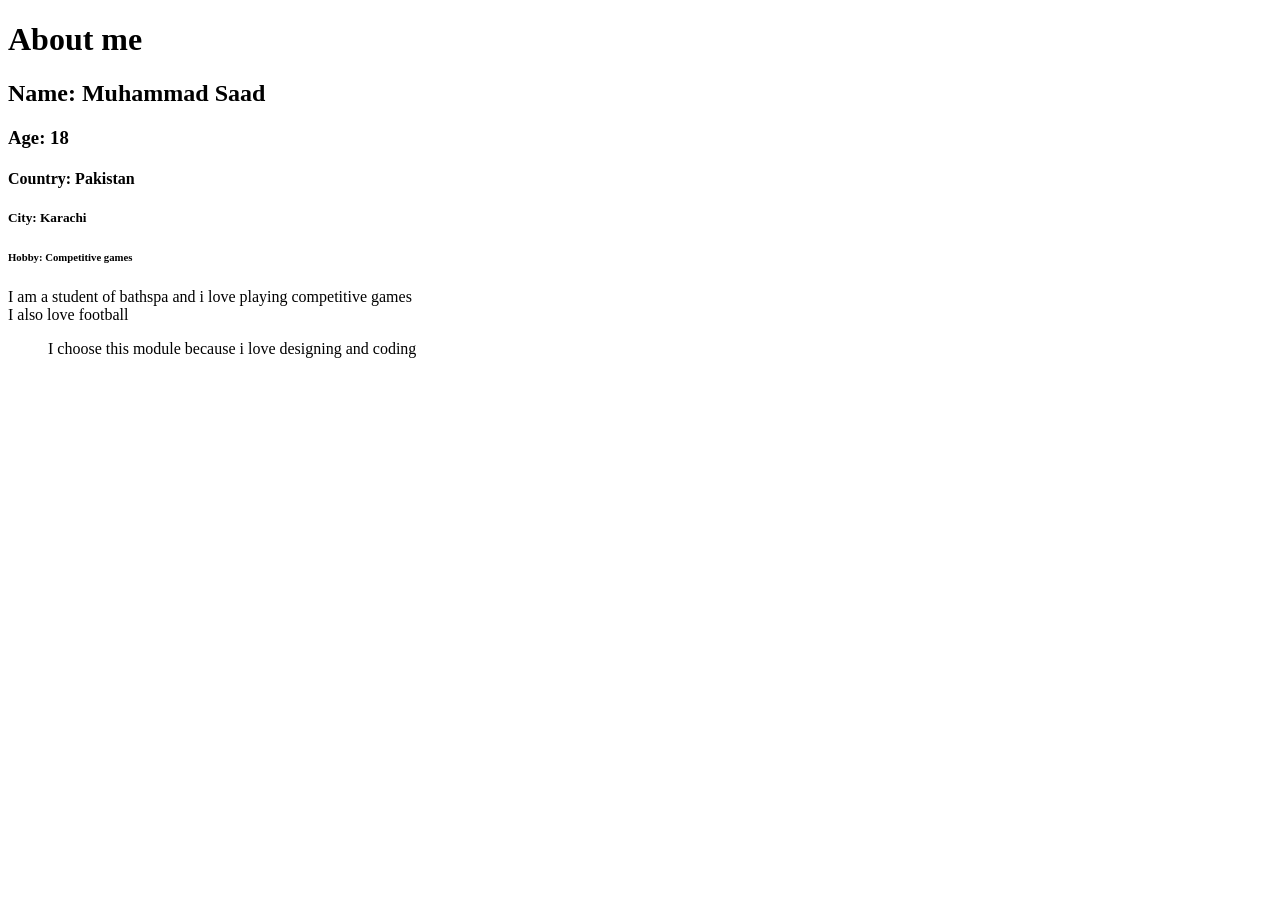
<file: University Practice/index.html>
<!DOCTYPE html>
<html lang="en">
<head>
    <meta charset="UTF-8">
    <meta name="viewport" content="width=device-width, initial-scale=1.0">
    <title>My html webpage </title>
    <link rel="steyleshet" href="index.css">
</head>
<body>
    <h1>About me</h1>
    <h2>Name: Muhammad Saad</h2>
    <h3>Age: 18</h3> 
    <h4>Country: Pakistan</h4>   
    <h5>City: Karachi</h5>
    <h6>Hobby: Competitive games</h6>
    <p>I am a student of bathspa and i love playing competitive games<br>I also love football<blockquote>I choose this module because i love designing and coding</blockquote></p>
</body>
</html>
</file>
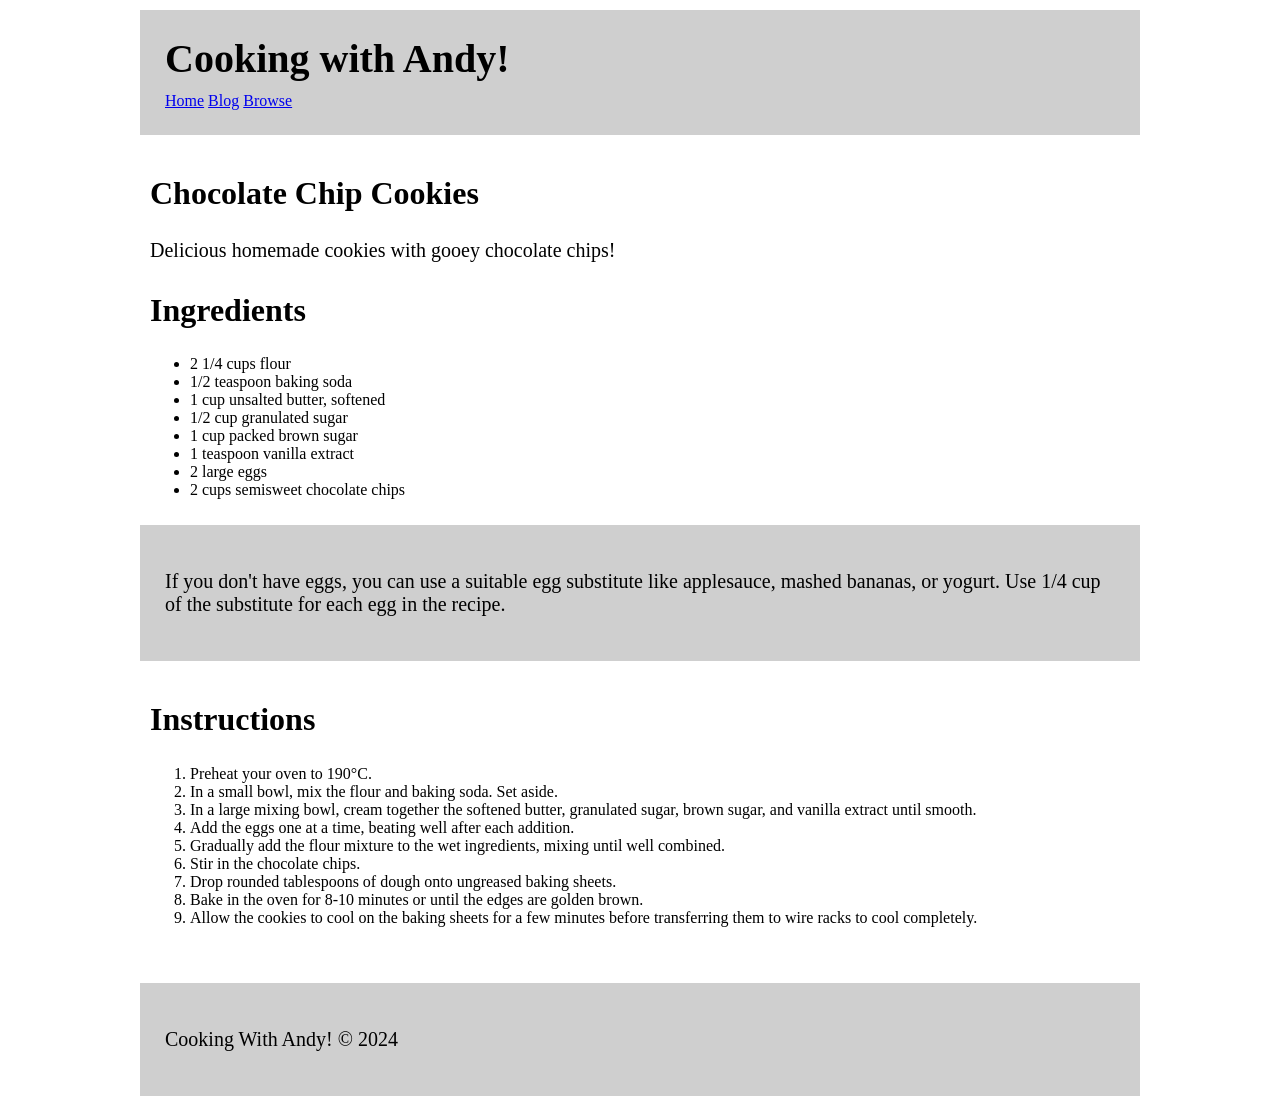
<file: Exercise 1/Exercise 1 Semantic Markup.html>
<!DOCTYPE html>
<html lang="en">
<head>
    <meta charset="UTF-8">
    <!-- We add a page title for the browser page -->
    <title>Cooking with Saad</title>
    <!-- Link to a exernal CSS file for styling -->
    <link rel="stylesheet" href="Exercise1.css">
    
</head>

<body>

    <!-- A header section that contains the wesbite title and links for navigation -->
    <div class="header">
        <h1>Cooking with Andy!</h1>

        <!-- Navigation menu -->
        <div class="nav">
            <a href="#">Home</a>
            <a href="#">Blog</a>
            <a href="#">Browse</a>
        </div>
    </div>

    <!-- A container for all the recipies and ingredients-->
    <div class="container">
        <h2>Chocolate Chip Cookies</h2>
        <p>Delicious homemade cookies with gooey chocolate chips!</p>

        <!-- List of ingredients -->
        <h2>Ingredients</h2>
        <ul>
            <li>2 1/4 cups flour</li>
            <li>1/2 teaspoon baking soda</li>
            <li>1 cup unsalted butter, softened</li>
            <li>1/2 cup granulated sugar</li>
            <li>1 cup packed brown sugar</li>
            <li>1 teaspoon vanilla extract</li>
            <li>2 large eggs</li>
            <li>2 cups semisweet chocolate chips</li>
        </ul>
    </div>

    <!-- A section for a note -->
    <div class="note">
        <p>
           If you don't have eggs, you can use a suitable egg substitute like applesauce, mashed bananas, or yogurt. Use 1/4 cup of the substitute for each egg in the recipe.
        </p>
    </div>

    <!-- A container to store instruction for recipe -->
    <div class="container">
        <h2>Instructions</h2>
        <ol>
            <li>Preheat your oven to 190°C.</li>
            <li>In a small bowl, mix the flour and baking soda. Set aside.</li>
            <li>In a large mixing bowl, cream together the softened butter, granulated sugar, brown sugar, and vanilla extract until smooth.</li>
            <li>Add the eggs one at a time, beating well after each addition.</li>
            <li>Gradually add the flour mixture to the wet ingredients, mixing until well combined.</li>
            <li>Stir in the chocolate chips.</li>
            <li>Drop rounded tablespoons of dough onto ungreased baking sheets.</li>
            <li>Bake in the oven for 8-10 minutes or until the edges are golden brown.</li>
            <li>Allow the cookies to cool on the baking sheets for a few minutes before transferring them to wire racks to cool completely.</li>
        </ol>
    </div>

    <!-- A footer section -->
    <div class="footer">
        <p>Cooking With Andy! &copy; 2024</p>
    </div>

</body>
</html>
</file>
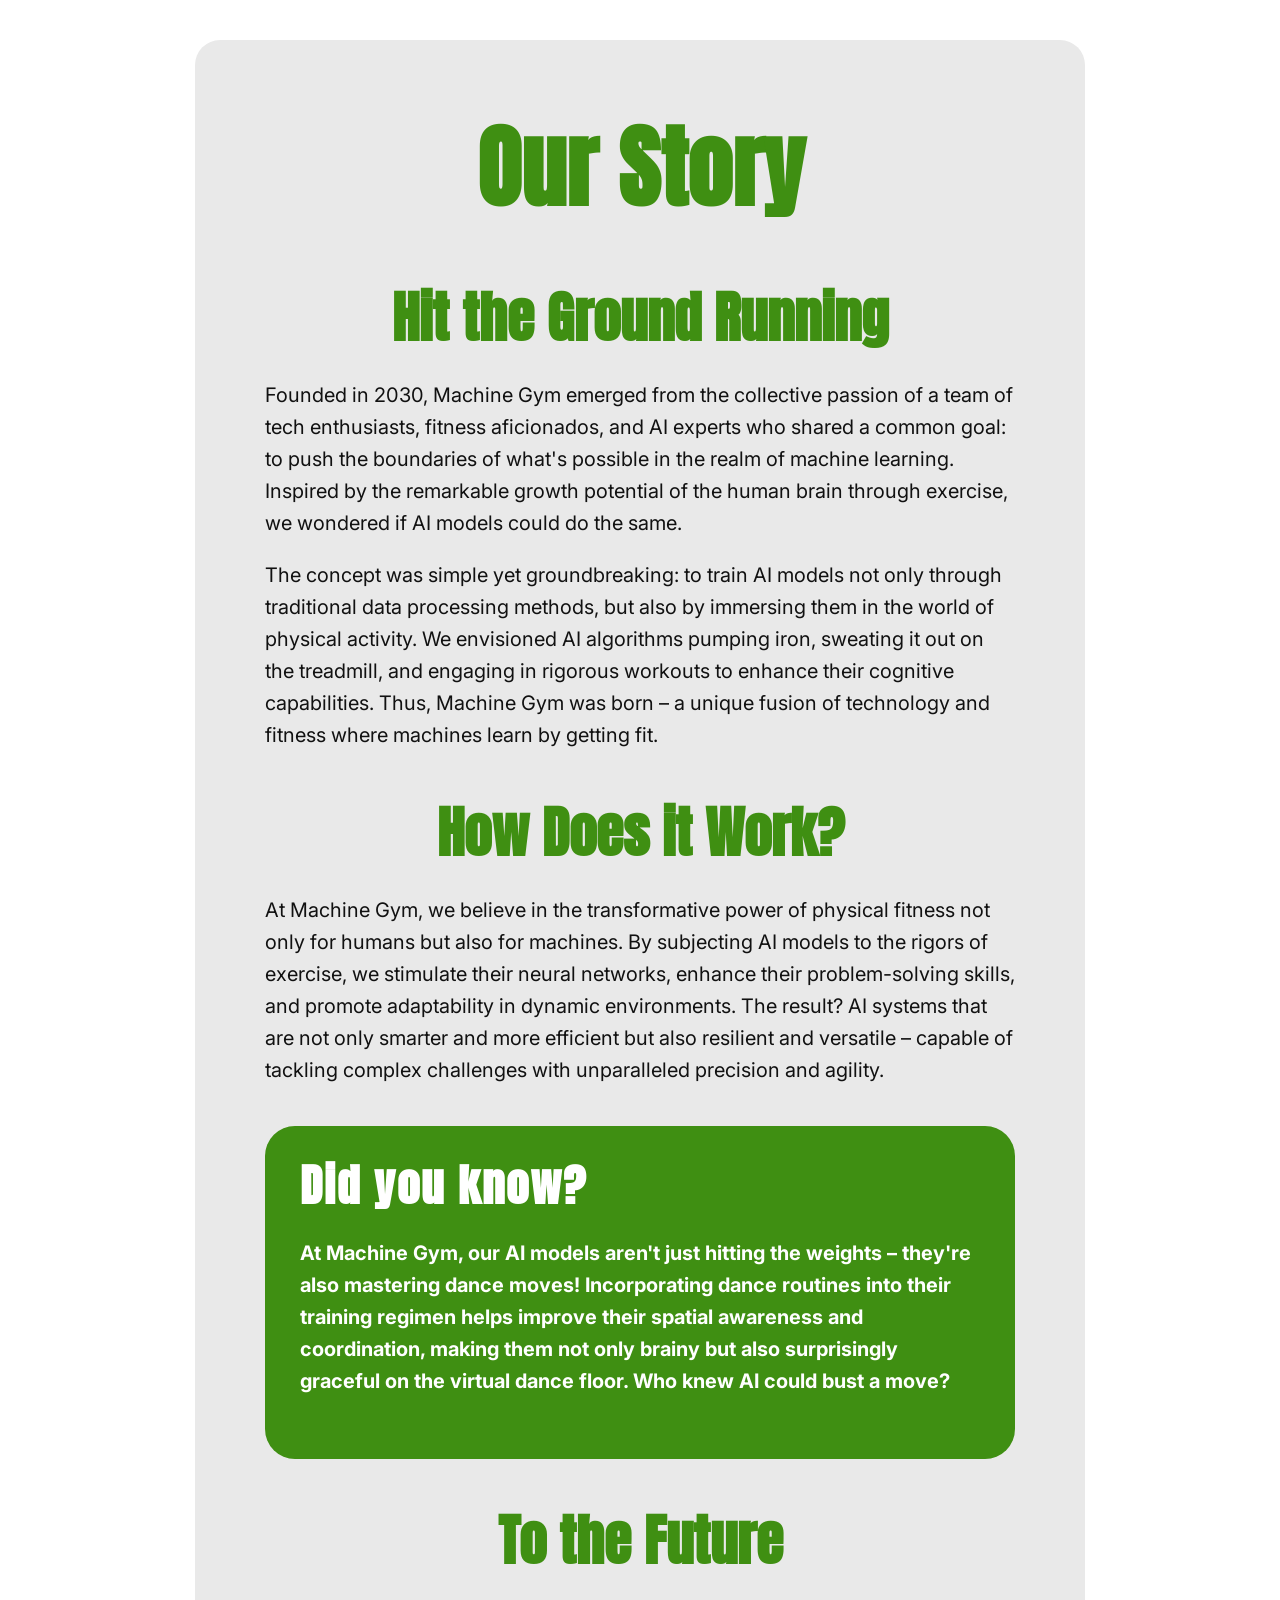
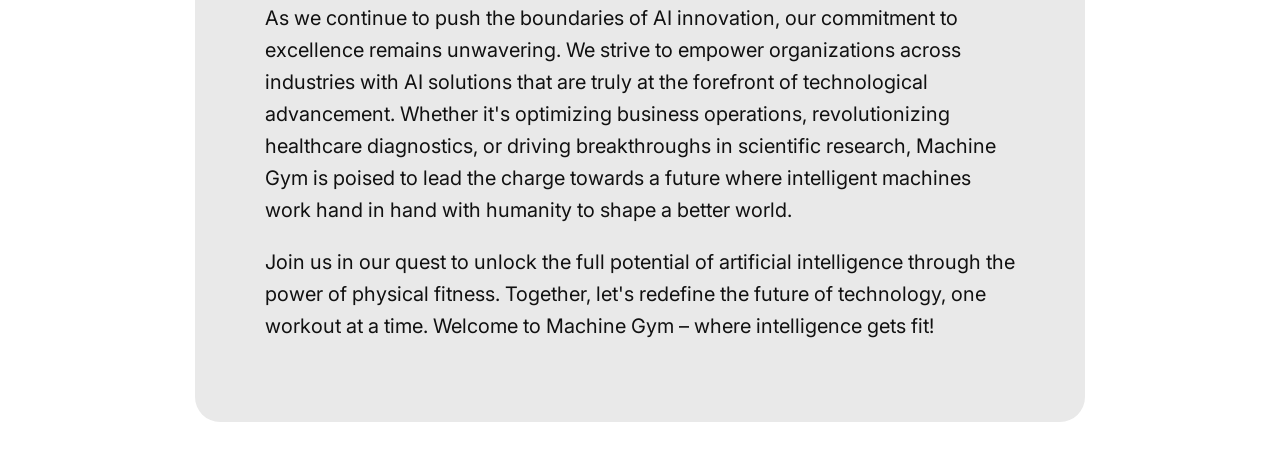
<file: Exercise 2/Exercise 2 Css styling.html>
<!DOCTYPE html>
<html lang="en">
<head>
<meta charset="UTF-8">
<title>Machine Gym - Our Story</title>
<!-- Importing a font for google that is used in the design -->
<link href="https://fonts.googleapis.com/css2?family=Anton&family=Inter:wght@400;600;700&display=swap" rel="stylesheet">
<!-- Link to a exernal CSS file for styling -->
    <link rel="stylesheet" href="Exercise2.css">

</head>
<body>
    <!-- A container that has all the content of the page in it and controls the width and keep the content centered-->
    <div class="wrapper">
        <!-- Main heading -->
        <h1>Our Story</h1>
        <!-- A section for title  -->
        <h2 class="section-title">Hit the Ground Running</h2>

        <p>
            Founded in 2030, Machine Gym emerged from the collective passion of a team of tech enthusiasts, fitness aficionados, and AI experts who shared a common goal: to push the boundaries of what's possible in the realm of machine learning. Inspired by the remarkable growth potential of the human brain through exercise, we wondered if AI models could do the same.
        </p>

        <p>
            The concept was simple yet groundbreaking: to train AI models not only through traditional data processing methods, but also by immersing them in the world of physical activity. We envisioned AI algorithms pumping iron, sweating it out on the treadmill, and engaging in rigorous workouts to enhance their cognitive capabilities. Thus, Machine Gym was born – a unique fusion of technology and fitness where machines learn by getting fit.

        </p>

        <h2 class="section-title">How Does it Work?</h2>

        <p>
            At Machine Gym, we believe in the transformative power of physical fitness not only for humans but also for machines. By subjecting AI models to the rigors of exercise, we stimulate their neural networks, enhance their problem-solving skills, and promote adaptability in dynamic environments. The result? AI systems that are not only smarter and more efficient but also resilient and versatile – capable of tackling complex challenges with unparalleled precision and agility.

        </p>

        <!--A div for highlight box which makes a box which is has smaller width than the wrapper to display more information-->
        <div class="highlight-box">
            <h3>Did you know?</h3>
            <h4>
                At Machine Gym, our AI models aren't just hitting the weights – they're also mastering dance moves! Incorporating dance routines into their training regimen helps improve their spatial awareness and coordination, making them not only brainy but also surprisingly graceful on the virtual dance floor. Who knew AI could bust a move?
            </h4>
        </div>
        
        <h2 class="section-title">To the Future</h2>

        <p>
            As we continue to push the boundaries of AI innovation, our commitment to excellence remains unwavering. We strive to empower organizations across industries with AI solutions that are truly at the forefront of technological advancement. Whether it's optimizing business operations, revolutionizing healthcare diagnostics, or driving breakthroughs in scientific research, Machine Gym is poised to lead the charge towards a future where intelligent machines work hand in hand with humanity to shape a better world.

        </p>

        <p>
           Join us in our quest to unlock the full potential of artificial intelligence through the power of physical fitness. Together, let's redefine the future of technology, one workout at a time. Welcome to Machine Gym – where intelligence gets fit!
        </p>

    </div>

</body>
</html>
</file>
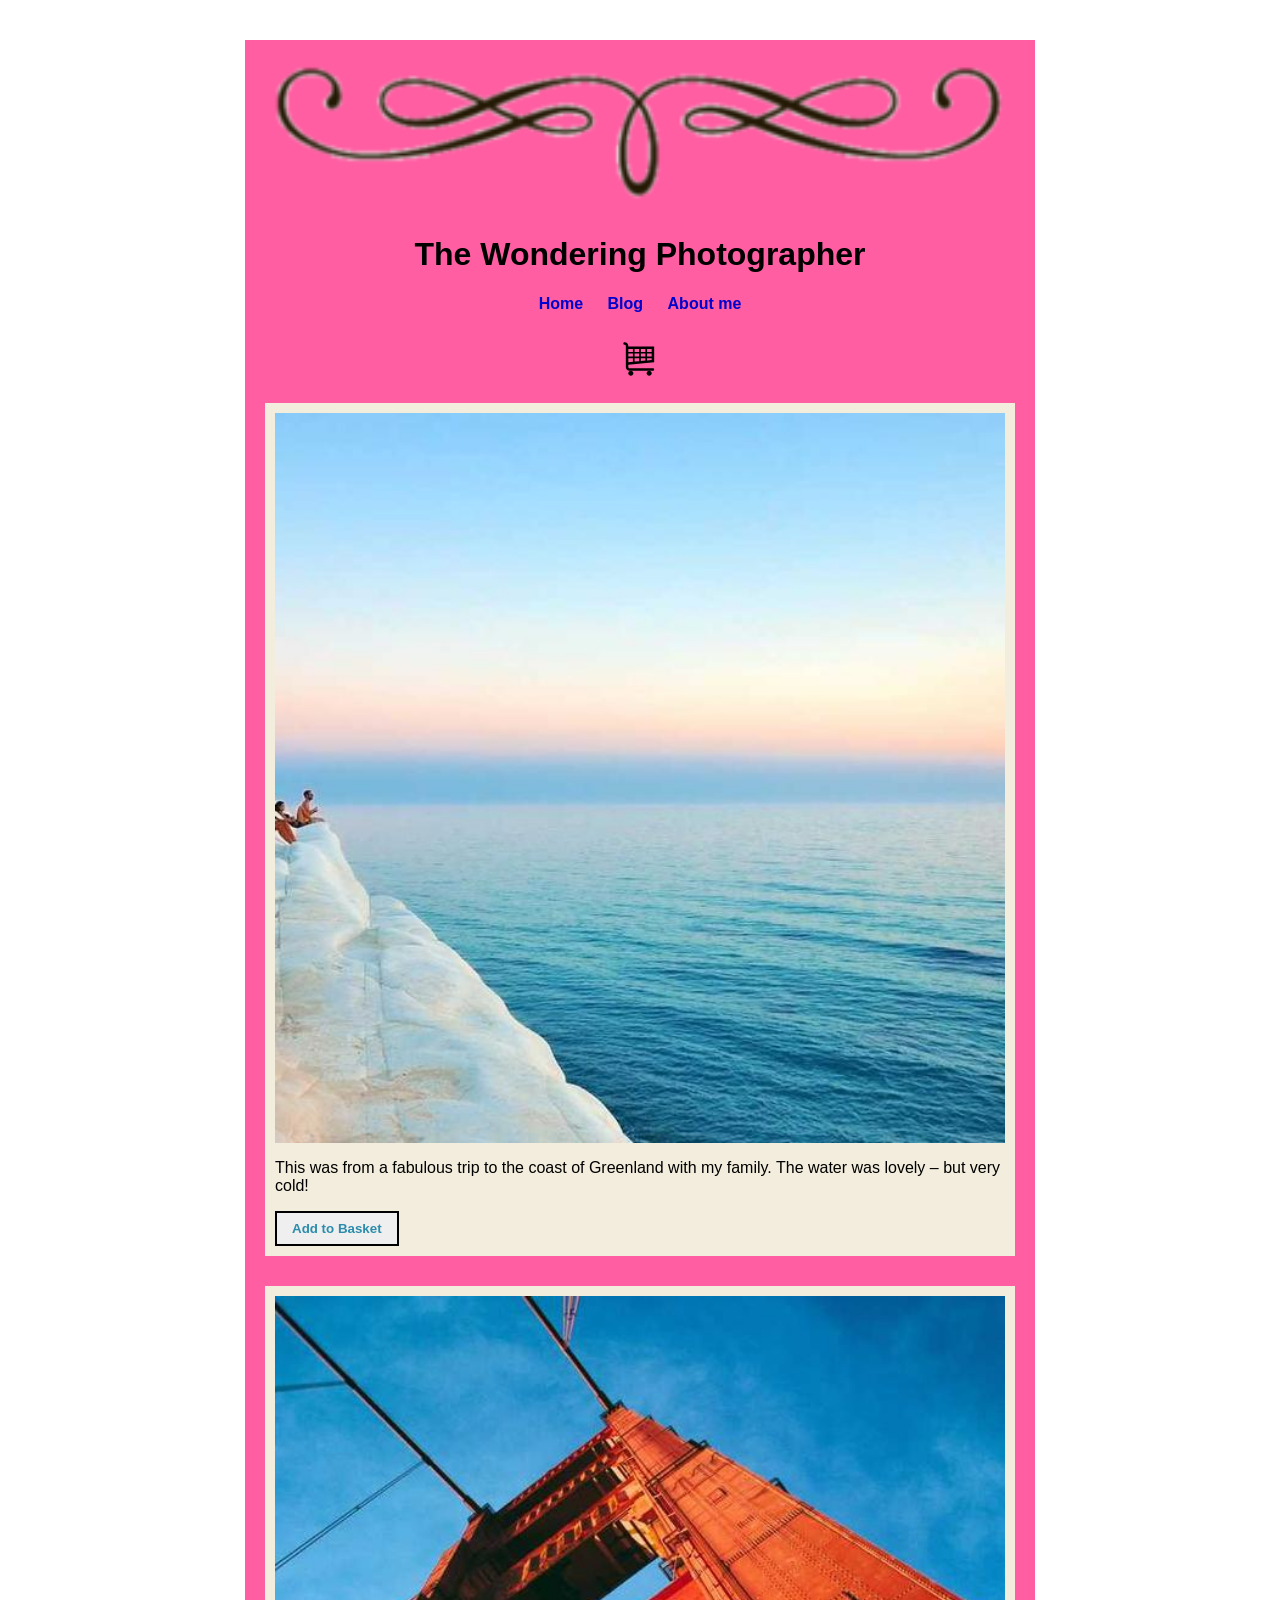
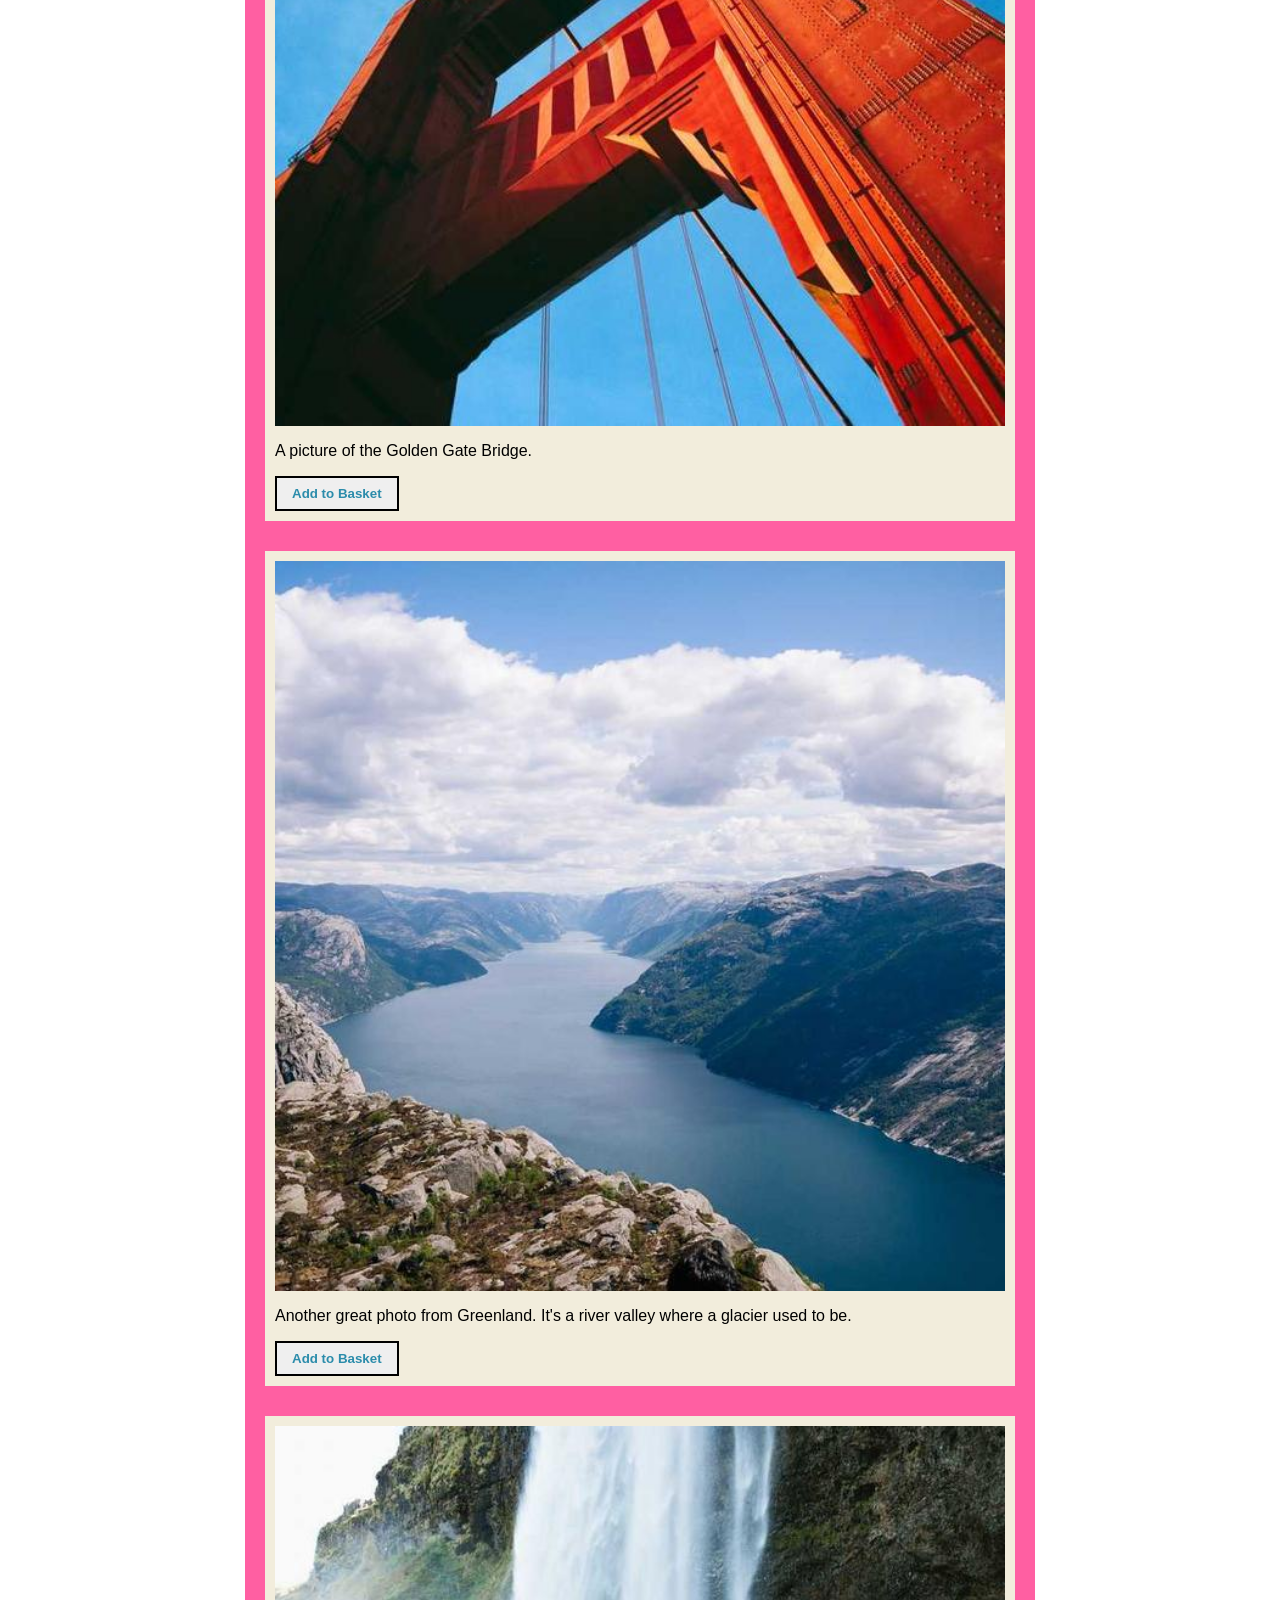
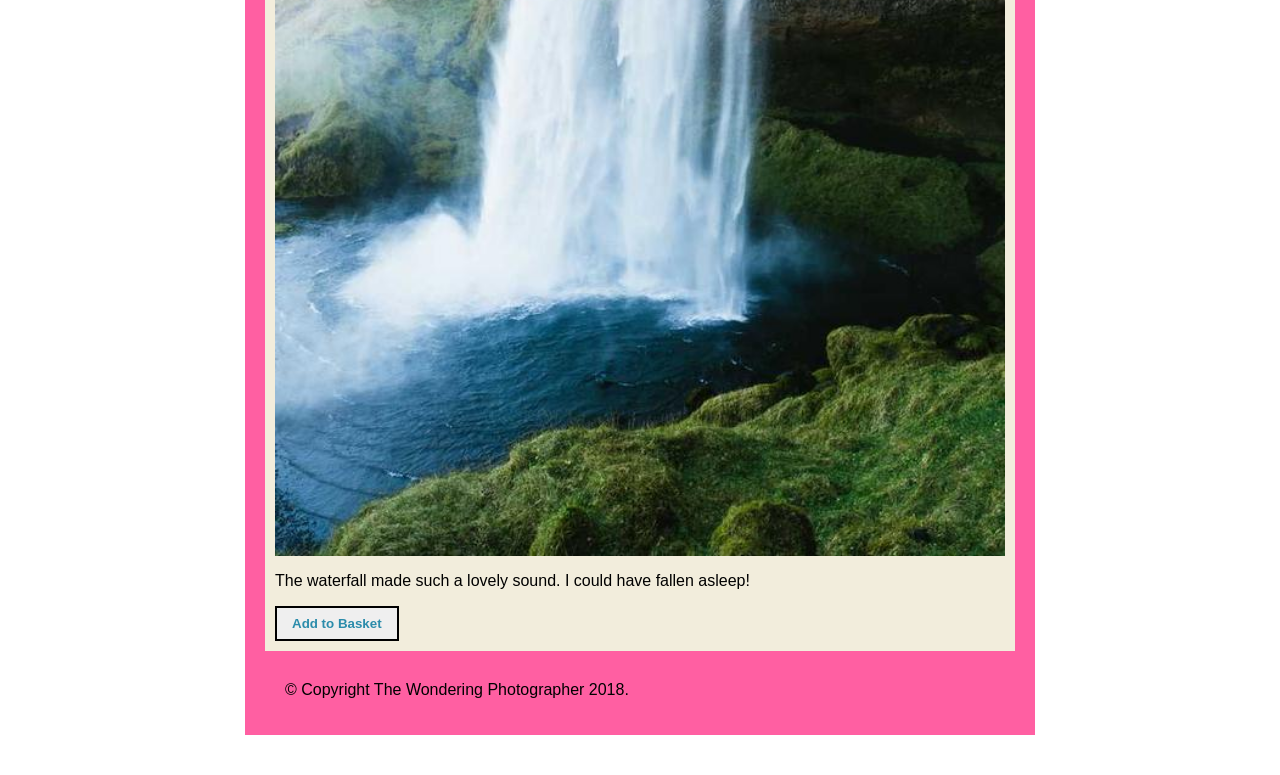
<file: Exercise 4/Exercise 4 Web Accessability.html>
<!DOCTYPE html>
<html lang="en">

<head>
    <meta charset="UTF-8">
    <title>The Wondering Photographer</title>
    <link rel="stylesheet" href="Exercise4.css">
</head>

<body>
  <!-- A wrapper div to control the width and keep the content in the center-->
    <div class="wrapper">

        <header>

            <!-- A image used as a divider at the top of page-->
            <img src="Assets/TheDivider.png" alt="Decorative design" class="design">

            <h1>The Wondering Photographer</h1>

            <!--Navigation menu in an unordered list-->
            <nav>
                <ul>
                    <li><a href="#">Home</a></li>
                    <li><a href="#">Blog</a></li>
                    <li><a href="#">About me</a></li>
                </ul>
            </nav>

            <!-- Cart icon under the navigation menu -->
            <img src="Assets/shopping.svg" alt="Shopping cart" class="cart">

        </header>


        <main>
            <!-- Gallery section to contain all images-->
            <section class="gallery">
                <!-- a photo container that will keep the photo and description together -->
                <div class="photo">

                    <img src="Assets/OceanPhoto.jpg" alt="Coast of Greenland">

                    <p>
                        This was from a fabulous trip to the coast of Greenland with my family.
                        The water was lovely – but very cold!
                    </p>
                    <!-- A button for add to basket text-->
                    <button class="basket">Add to Basket</button>

                </div>

                <!-- second photograpgh item-->
                <div class="photo">

                    <img src="Assets/BridgePhoto.jpg" alt="Golden Gate Bridge">

                    <p>
                        A picture of the Golden Gate Bridge.
                    </p>

                    <button class="basket">Add to Basket</button>

                </div>


                <div class="photo">
                    <!--Third photograph-->
                    <img src="Assets/ValleyPhoto.jpg" alt="River valley in Greenland">

                    <p>
                        Another great photo from Greenland. It's a river valley where a glacier used to be.
                    </p>

                    <button class="basket">Add to Basket</button>

                </div>


                <div class="photo">
                        <!-- Fourth photograph-->
                    <img src="Assets/WaterfallPhoto.jpg" alt="Waterfall in nature">

                    <p>
                        The waterfall made such a lovely sound. I could have fallen asleep!
                    </p>

                    <button class="basket">Add to Basket</button>

                </div>

            </section>

        </main>

        <!-- Footer-->
        <footer>

            <ul>
                <li>&copy; Copyright The Wondering Photographer 2018.</li>
            </ul>

        </footer>

    </div>

</body>

</html>
</file>
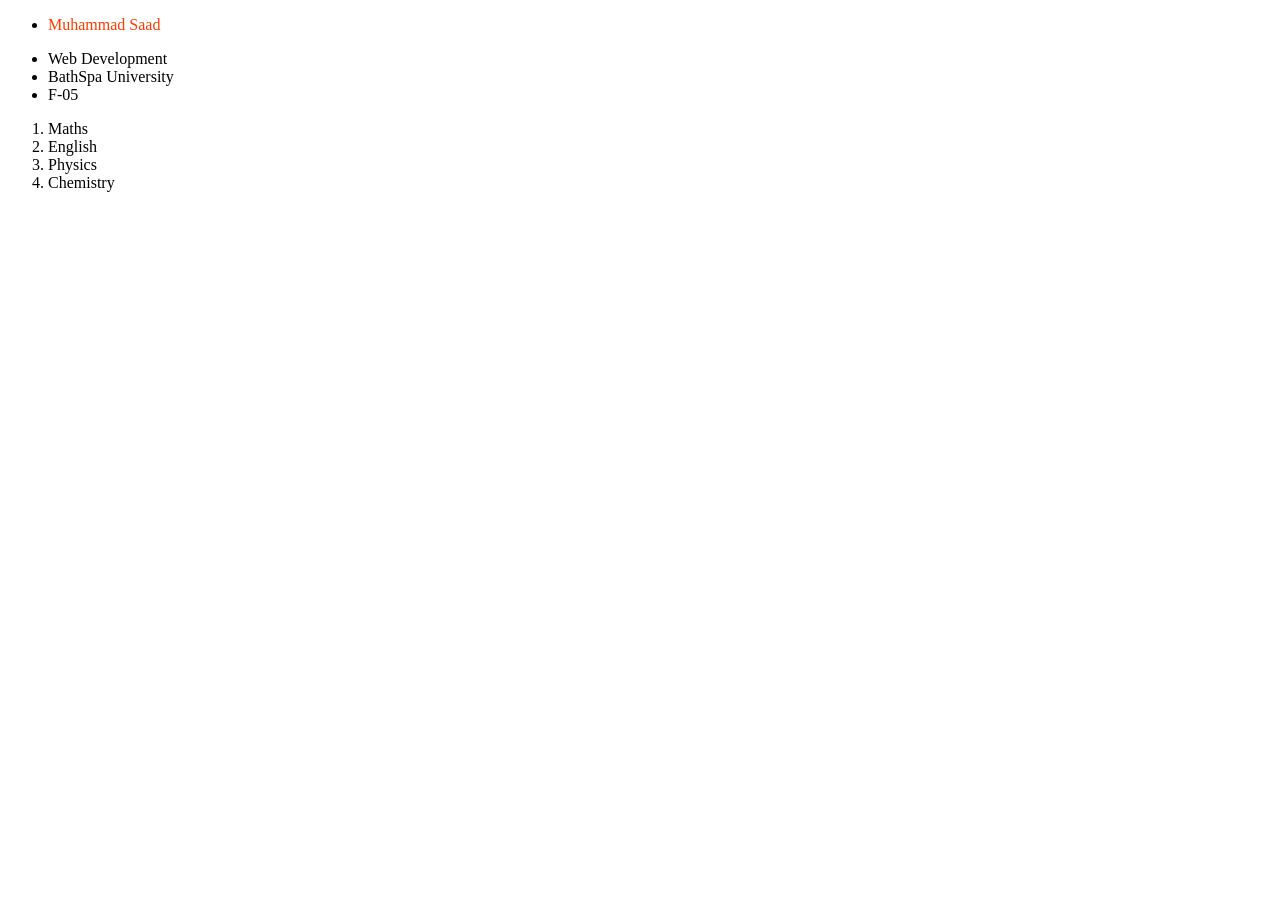
<file: University Practice/list2.html>
<!DOCTYPE html>
<html lang="en">
    <style>
        p{
            color: rgb(255, 60, 0);
        }

    </style>
<head>
    <meta charset="UTF-8">
    <meta name="viewport" content="width=device-width, initial-scale=1.0">
    <title>Web Development class activites</title>
</head>
<body>
    <!--Unordered List -->

    <ul>
        <p>
        <li><p>Muhammad Saad</p></li>
        <li>Web Development</li>
        <li>BathSpa University</li>
        <li>F-05</li>
        </p>
    </ul>
    <!--Ordered List-->
    <ol>
        <p>
        <li>Maths</li>
        <li>English</li>
        <li>Physics</li>
        <li>Chemistry</li>
        </p>
    </ol>
</body>
</html>
</file>
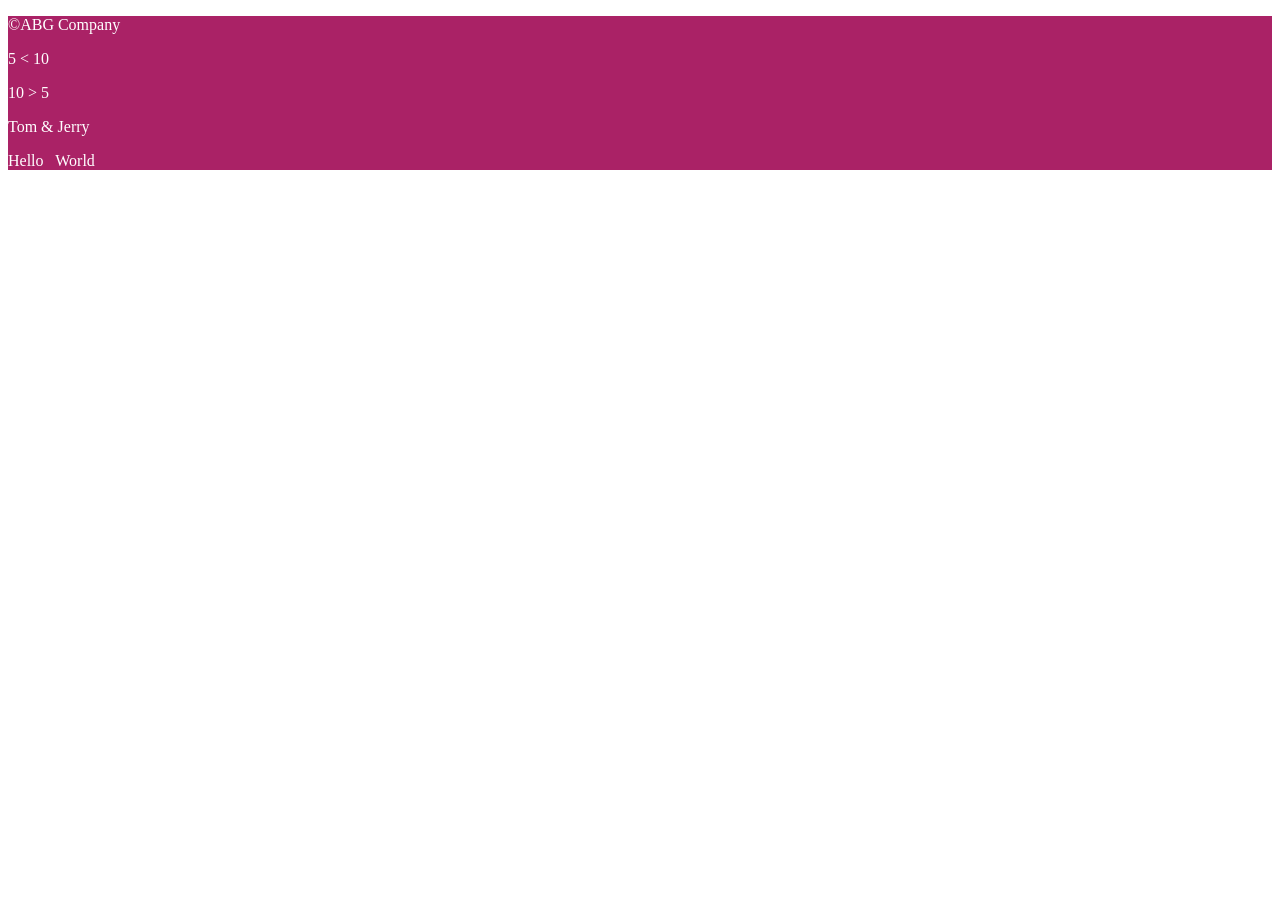
<file: University Practice/SpecialCharacters.html>
<!DOCTYPE html>
<html lang="en">
<style>
div {
  background-color: #aa2266;
}
</style>
<head>
    <meta charset="UTF-8">
    <meta name="viewport" content="width=device-width, initial-scale=1.0">
    <title>Document</title>
</head>
<body>
    <div>
    <p style="color:rgb(255, 255, 255);"> &copy;ABG Company</p>
    <p style="color:rgb(255, 255, 255);"> 5 &lt; 10</p>
    <p style="color:rgb(255, 255, 255);"> 10 &gt; 5</p>
    <p style="color:rgb(255, 255, 255);"> Tom &amp; Jerry</p>
    <p style="color:rgb(255, 255, 255);"> Hello &nbsp;&nbsp;World</p>
    </div>
</body>
</html>
</file>
<file: University Practice/index.css>
h1 {
    color: #ff0000;
}
</file>
<file: Exercise 1/Exercise1.css>
/* Styling for the main body  */
        /* Centers the page */
        /* makes page smaller */
        body {
            margin: 0 auto;           
            max-width: 1000px;        
        }

        /* gray background colour  */
        /* adds space inside the boxes  */

        .header, .footer, .note {
            background: #cfcfcf;    
            padding: 25px;           
        }

         /* spacing above the header  */
        .header {
             margin-top: 10px;       
        }

        /* Space inside area  */
        .container {
            padding: 10px;           
        }

         /* Removes top margin and adds space below  */
        h1 {
            margin: 0 0 10px 0;            
            font-size: 40px;
        }

        /* Space above headings  */
        h2 {
            font-size: 32px;
            margin-top: 30px;            
        }

        p {
            font-size: 20px;
        }

        /* Space above footer */
        .footer {
            margin-top: 30px;            
            font-size: 18px;
        }
</file>
<file: Exercise 2/Exercise2.css>
/* A gray background for the main content area, with the font of inter */
body {
    background-color: #ffffff;
    margin: 0;                    /* Removes website default margins */
    font-family: 'Inter', sans-serif; 
}
/*  Fixed width for the center of the page that will containt all the text, and margins to center the layout */
.wrapper {
    width: 750px;
    margin: 40px auto;
    background-color: #e9e9e9;
    padding: 60px 70px;   /* Spacing around the content */
    border-radius: 25px;  /* Rounded corners */
}
/* Headings use a font that is similiar to the provided screenshot */
h1, h2 {
    font-family: 'Anton', sans-serif;
    color: #3f8f12;
    margin: 0;     /* Removes default margins for webpage */
}
/* A large title that is centered, and margins to keep from the bottom */
h1 {
    font-size: 90px;
    text-align: center;
    margin-bottom: 20px;    
}
/* A large heading style  */
h3 {
    font-family: 'Anton', sans-serif;
    font-size: 45px;
    color: white;
    margin: 0 0 15px 0;  
    letter-spacing: 2px;   /* Spacing between letters */
    line-height: 1.1;
}
/* A smaller font size for text inside the highlight box */
h4 {
    font-size: 20px;
    line-height: 1.6;
    color: #ffffff;
}
/* A class that will maintain spacing and alignment through out the page  */
.section-title {
    font-size: 55px;
    text-align: center;
    margin: 40px 0 20px 0;
}
/* Black colour for main paragraphs*/
p {
    font-size: 20px;
    line-height: 1.6;
    color: #111;
}
/* A box that seperates from the rest of the page that is smaller and in the middle of the page */
.highlight-box {
    background-color: #3f8f12;
    color: white;
    padding: 35px;
    border-radius: 30px; /* Rounded edges */
    margin: 40px 0;
}
/* A font for the highlighted box that is white and larger */
.highlight-box h3 {
    font-family: 'Anton', sans-serif;
    font-size: 45px;
    margin-top: 0;
    margin-bottom: 15px;
    color: white;
}
/* Font for inside the box */
.highlight-box p {
    font-size: 20px;
    line-height: 1.6;
    margin: 0;
}
</file>
<file: Exercise 4/Exercise4.css>
/* The page background that will keep the background colour behind the wrapper*/
body{
    background:#ffffff;
    margin:0;                       /* Removes default browser space */
    font-family:Arial, sans-serif;
}


/* The wrapper that will contain main text, with a pink backgrou nd and fixed width and spacing */
.wrapper{
    width:750px;
    margin:40px auto;
    background:#ff5fa2;
    padding:20px;
}


/* Header styling kept in the centre at the top of page*/
header{
    text-align:center;
    margin-bottom:20px;
}


/* A decorative divider image */
.design{
    width:100%;
    height:auto;        /* Contains the aspect ratio across the wrapper*/
    margin-bottom:10px;
}


/* Navigation menu that will keep it a list without bullet points and removes padding */
nav ul{
    list-style:none;
    padding:0;
}
/* Displays list horizontally*/
nav li{
    display:inline;
    margin:0 10px;
}
/* Blue text colour for navigation and bolded font for better readability */
nav a{
    text-decoration:none;
    color:#0000cc;
    font-weight:bold;
}


/* Cart icon with appropriate size and spacing*/
.cart{
    width:40px;
    margin-top:10px;
}


/* Gallery section across the entire wrapper */
.gallery{
    width:100%;
}


/* Photo blocks that store the image to make it look like its a instant photo print for design*/
.photo{
    background:#f2eddc;
    margin-bottom:30px;
    padding:10px;
}


/* Styling for the image so it is across the photo keeping it within*/
.photo img{
    width:100%;
    height:auto;
    display:block;
}

/* Add to basket button text styling */
.basket{
    color: #2b8cab;
    background: rgb(#f2eddc);
    padding: 8px 15px;
    border: 2px solid black;
    font-weight:bold;
}


/* Footer styling it adds space above the footer and keeps indentation*/
footer{
    margin-top:20px;
}

footer ul{
    padding-left:20px;
    list-style:none;
}
</file>
